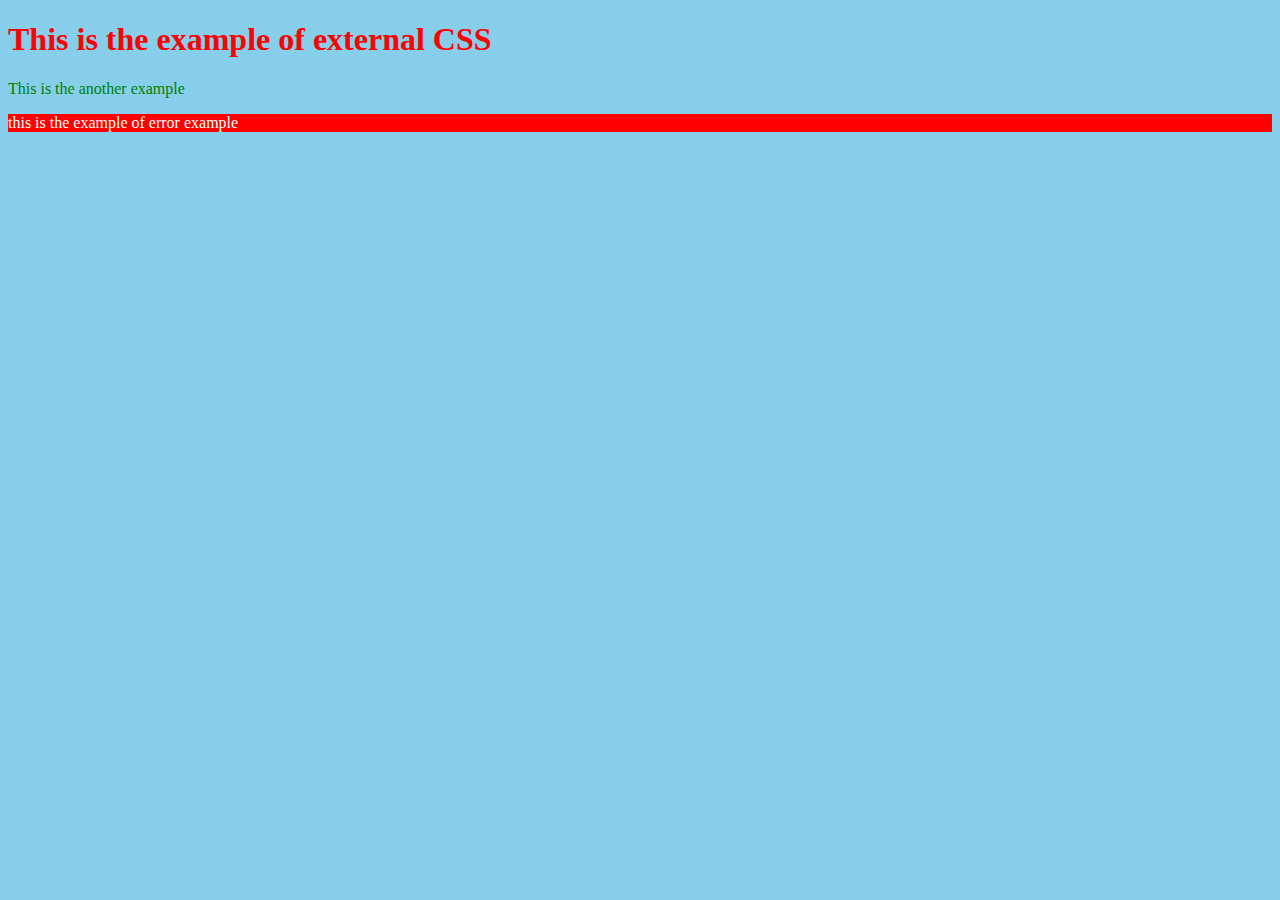
<file: Day 2/External CSS/index.html>
<!DOCTYPE html>
<html lang="en">
<head>
    <meta charset="UTF-8">
    <meta http-equiv="X-UA-Compatible" content="IE=edge">
    <meta name="viewport" content="width=device-width, initial-scale=1.0">
    <title>External CSS</title>
    <link rel="stylesheet" href="mystyle.css">
</head>
<body>
    <h1>This is the example of external CSS</h1>
    <p id="p1">This is the another example</p>

    <p class="error">this is the example of error example</p>
</body>
</html>
</file>
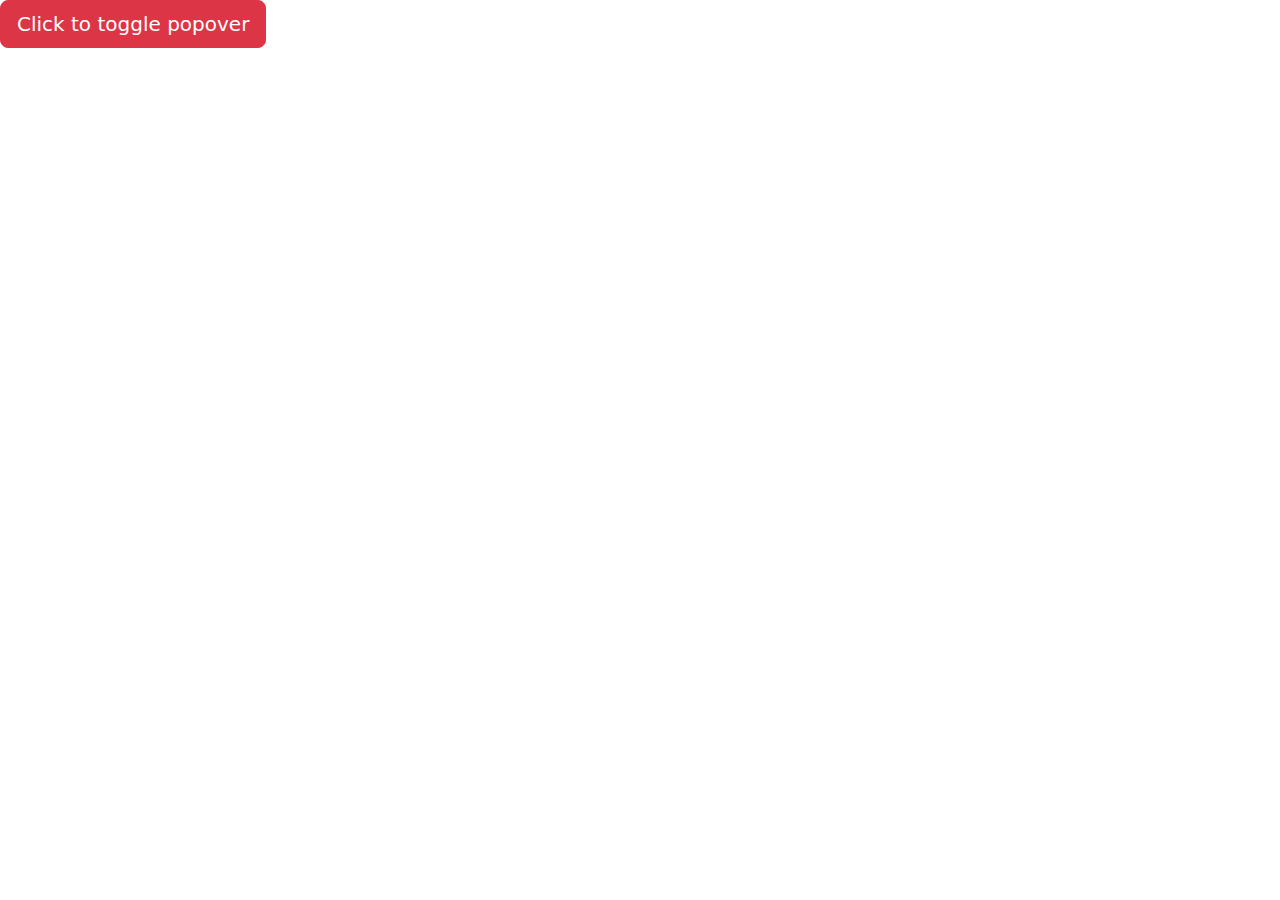
<file: Day 3/Bootstrap Practice/index.html>
<!DOCTYPE html>
<html lang="en">
<head>
    <meta charset="UTF-8">
    <meta http-equiv="X-UA-Compatible" content="IE=edge">
    <meta name="viewport" content="width=device-width, initial-scale=1.0">
    <title>Bootstrap Example</title>
    <link href="Assets/css/bootstrap.min.css" rel="stylesheet" >
    <script type="text/js" src="Assets/js/bootstrap.bundle.min.js"></script>
</head>
<body>
    <button type="button" class="btn btn-lg btn-danger" data-bs-toggle="popover" data-bs-title="Popover title" data-bs-content="And here's some amazing content. It's very engaging. Right?">Click to toggle popover</button>
</body>
</html>
</file>
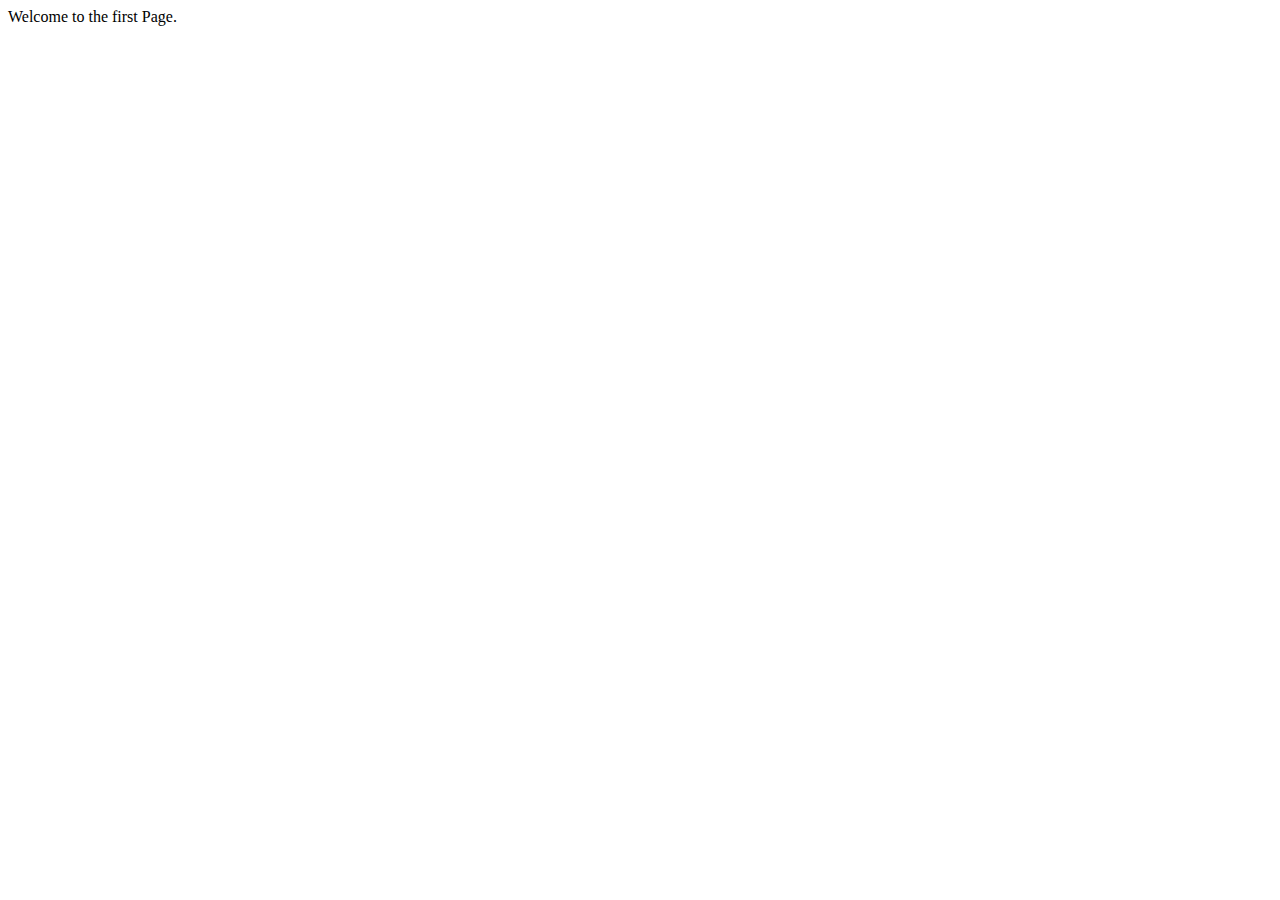
<file: Day 1/First.html>
<!DOCTYPE html>
<html lang="en">
<head>
    <meta charset="UTF-8">
    <meta http-equiv="X-UA-Compatible" content="IE=edge">
    <meta name="viewport" content="width=device-width, initial-scale=1.0">
    <title>First</title>
</head>
<body>
    Welcome to the first Page.
</body>
</html>
</file>
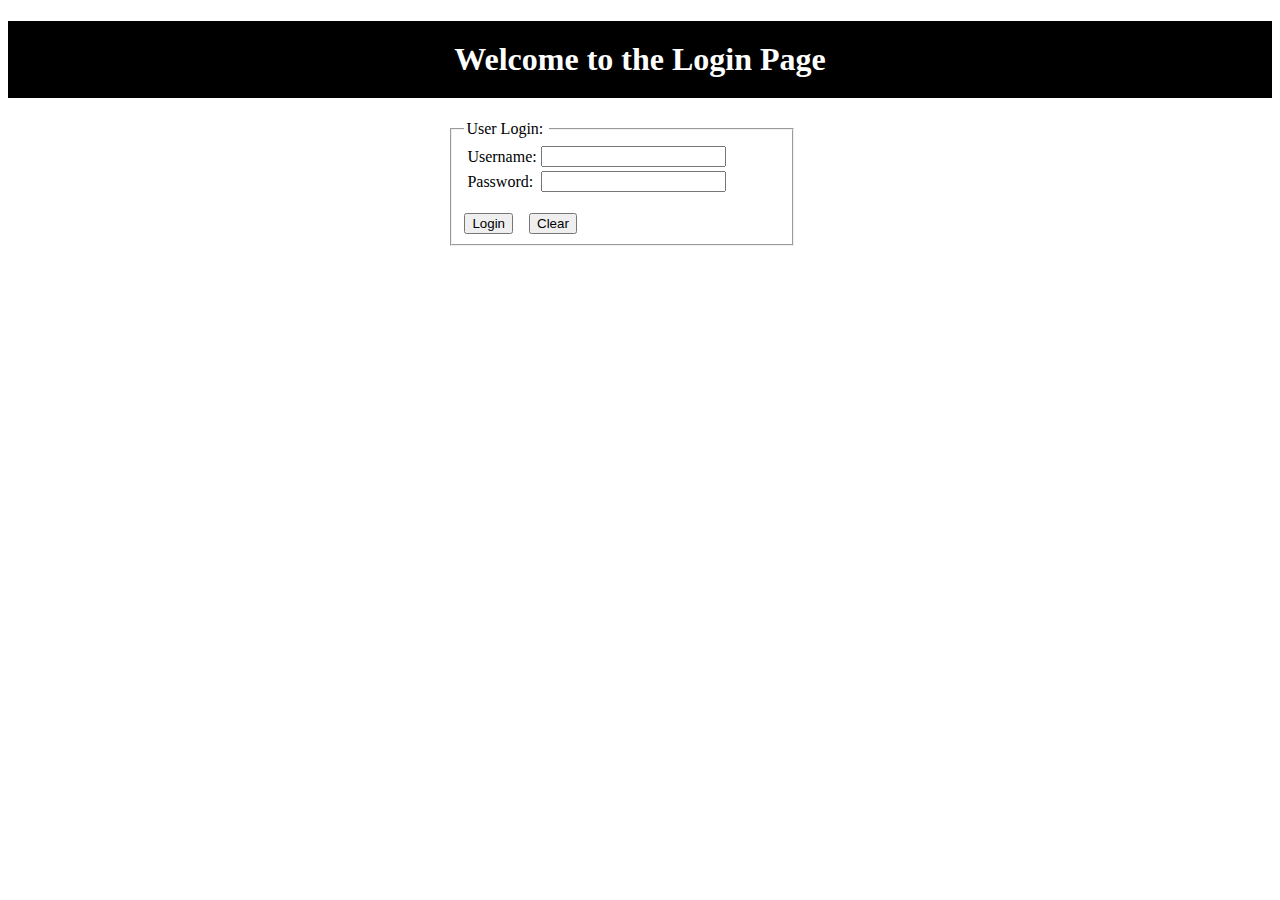
<file: Day 1/login form.html>
<!DOCTYPE html>
<html lang="en">
<head>
    <meta charset="UTF-8">
    <meta http-equiv="X-UA-Compatible" content="IE=edge">
    <meta name="viewport" content="width=device-width, initial-scale=1.0">
    <title>Login Page</title>
</head>
<body>
    <h1 style="background-color: black; color: white; text-align: center; padding: 20px;">Welcome to the Login Page</h1>
        <fieldset style="width: 25%; margin-left: 35%;">
            <legend>User Login:&nbsp;</legend>
            <form>
                <table>
                    <tr>
                        <td>Username: </td>
                        <td><input type="text" name="username"/></td>
                    </tr>
                    <tr>
                        <td>Password: </td>
                        <td><input type="password" name="pwd"/></td>
                    </tr>
                </table><br/>
                <input type="submit" value="Login"/>&nbsp;&nbsp;&nbsp;
                <input type="reset" value="Clear"/>
            </form>
        </fieldset>
</body>
</html>
</file>
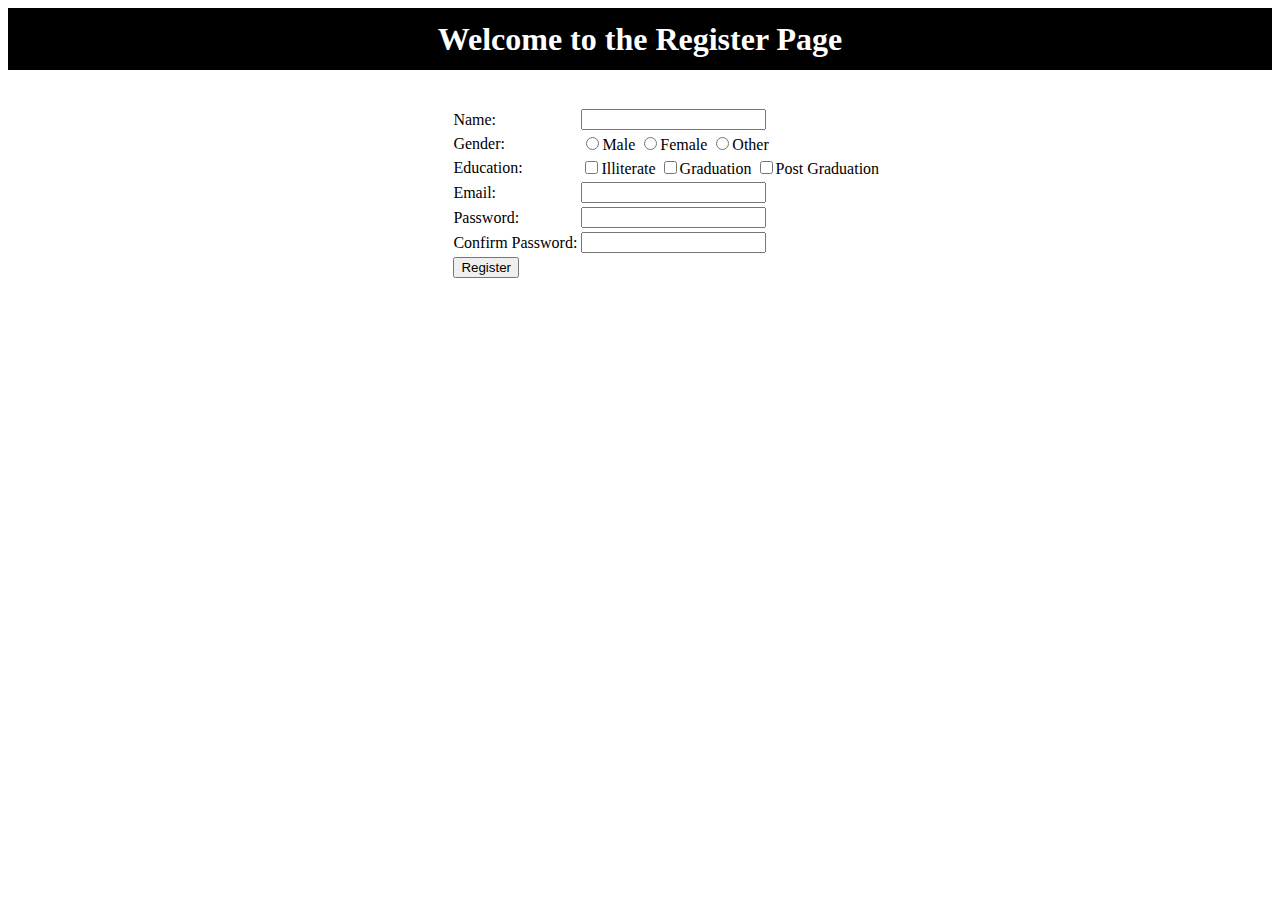
<file: Day 1/Register.html>
<!DOCTYPE html>
<html lang="en">
<head>
    <meta charset="UTF-8">
    <meta http-equiv="X-UA-Compatible" content="IE=edge">
    <meta name="viewport" content="width=device-width, initial-scale=1.0">
    <title>Register</title>
</head>
<body>
    <h1 style="background-color: black; color: white; padding: 1%; margin: 0%; text-align: center;">Welcome to the Register Page</h1>
    <br/><br/>
    <form style="margin-left: 35%;">
        <table>
            <tr>
                <td>Name: </td>
                <td><input type="text" name="name"/></td>
            </tr>
            <tr>
                <td>Gender: </td>
                <td>
                    <input type="radio" name="gender" value="Male"/>Male
                    <input type="radio" name="gender" value="Female"/>Female
                    <input type="radio" name="gender" value="Other"/>Other
                </td>
            </tr>
            <tr>
                <td>Education: </td>
                <td>
                    <input type="checkbox" name="Illiterate" value="Illiterate">Illiterate
                    <input type="checkbox" name="Graduation" value="Graduation">Graduation
                    <input type="checkbox" name="Post Graduation" value="Post Graduation">Post Graduation
                </td>
            </tr>
            <tr>
                <td>Email: </td>
                <td>
                    <input type="email" name="email"/>
                </td>
            </tr>
            <tr>
                <td>Password: </td>
                <td>
                    <input type="password" name="password"/>
                </td>
            </tr>
            <tr>
                <td>Confirm Password: </td>
                <td>
                    <input type="password" name="Confirm_password"/>
                </td>
            </tr>
            <tr>
                <td colspan="2">
                    <input type="submit" value="Register"/>
                </td>
            </tr>
        </table>
    </form>
</body>
</html>
</file>
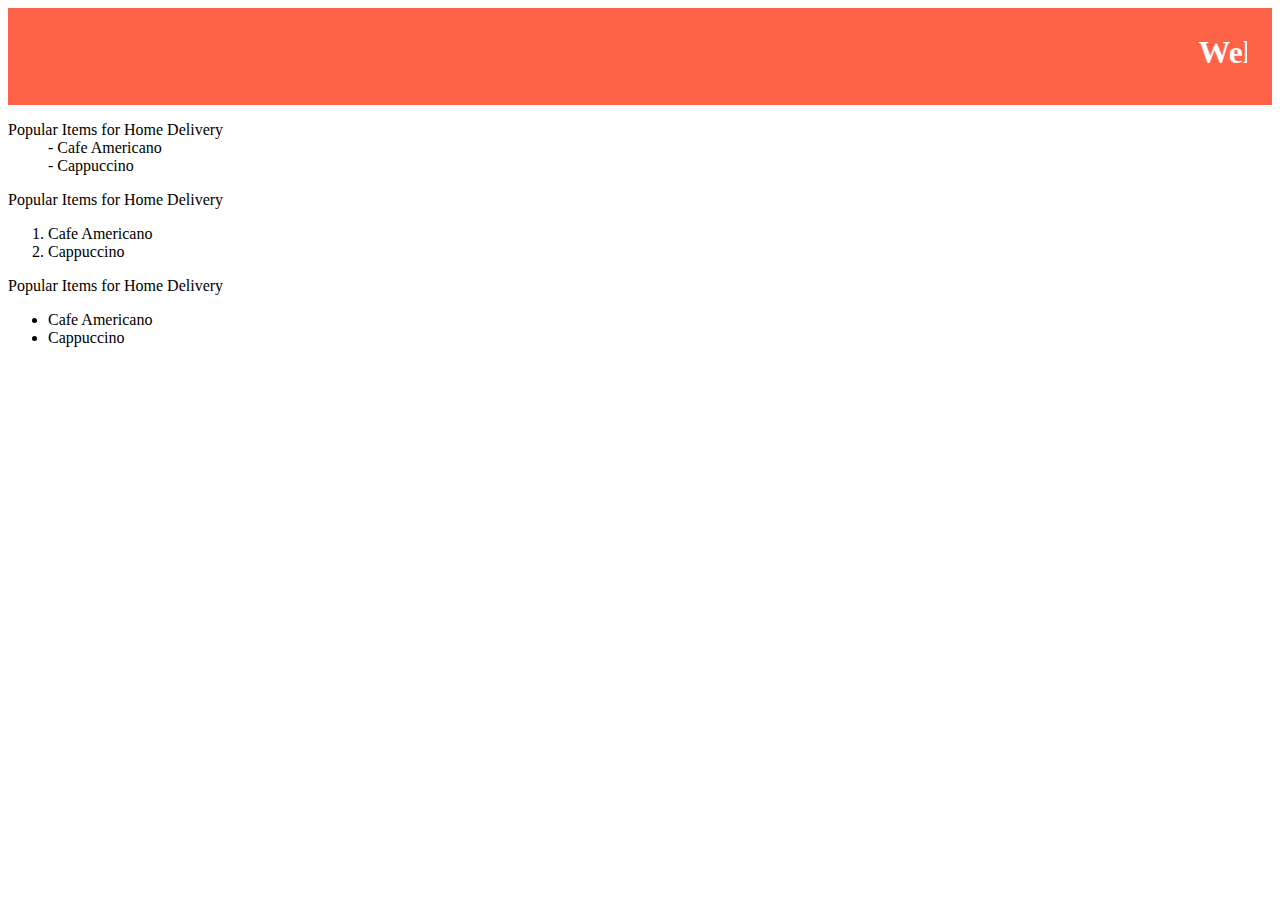
<file: Day 1/Second.html>
<!DOCTYPE html>
<html lang="en">
<head>
    <meta charset="UTF-8">
    <meta http-equiv="X-UA-Compatible" content="IE=edge">
    <meta name="viewport" content="width=device-width, initial-scale=1.0">
    <title>Second</title>
</head>
<body>
    <h1 style="text-align: center; background-color: tomato; color: white; margin: 0%; padding: 2%;">
        <marquee>Welcome to the My Coffee Shop🍵</marquee>
    </h1>
    <dl>
        <dt>Popular Items for Home Delivery</dt>
        <dd>- Cafe Americano</dd>
        <dd>- Cappuccino</dd>
    </dl>

    Popular Items for Home Delivery
    <ol>
        <li>Cafe Americano</li>
        <li>Cappuccino</li>
    </ol>

    Popular Items for Home Delivery
    <ul>
        <li>Cafe Americano</li>
        <li>Cappuccino</li>
    </ul>
</body>
</html>
</file>
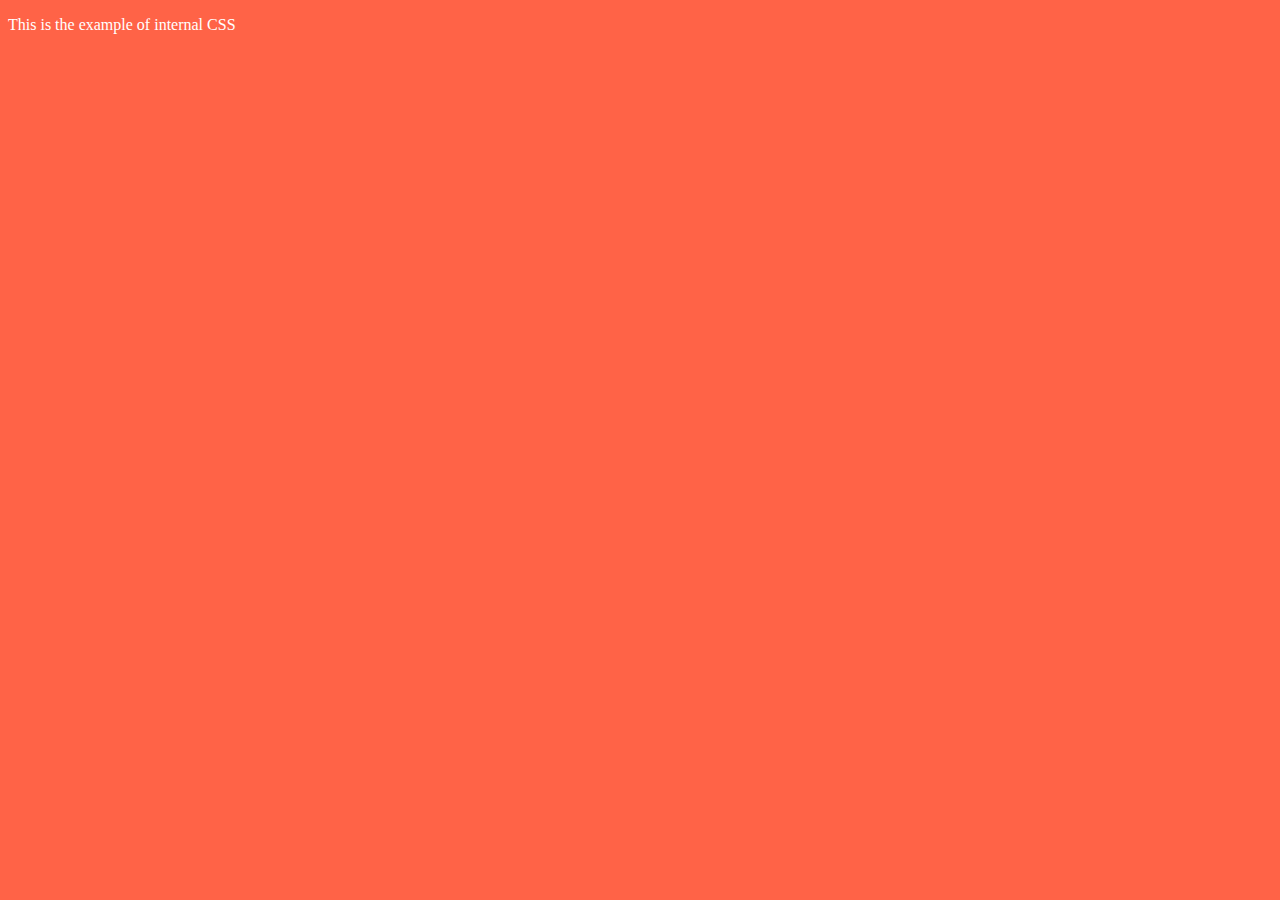
<file: Day 2/Internal Style.html>
<!DOCTYPE html>
<html lang="en">
<head>
    <meta charset="UTF-8">
    <meta http-equiv="X-UA-Compatible" content="IE=edge">
    <meta name="viewport" content="width=device-width, initial-scale=1.0">
    <title>Internal Css</title>
    <style>
        body{
            background-color: tomato;
        }

        p{
            color: white;
        }
    </style>
</head>
<body>
    <p>This is the example of internal CSS</p>
</body>
</html>
</file>
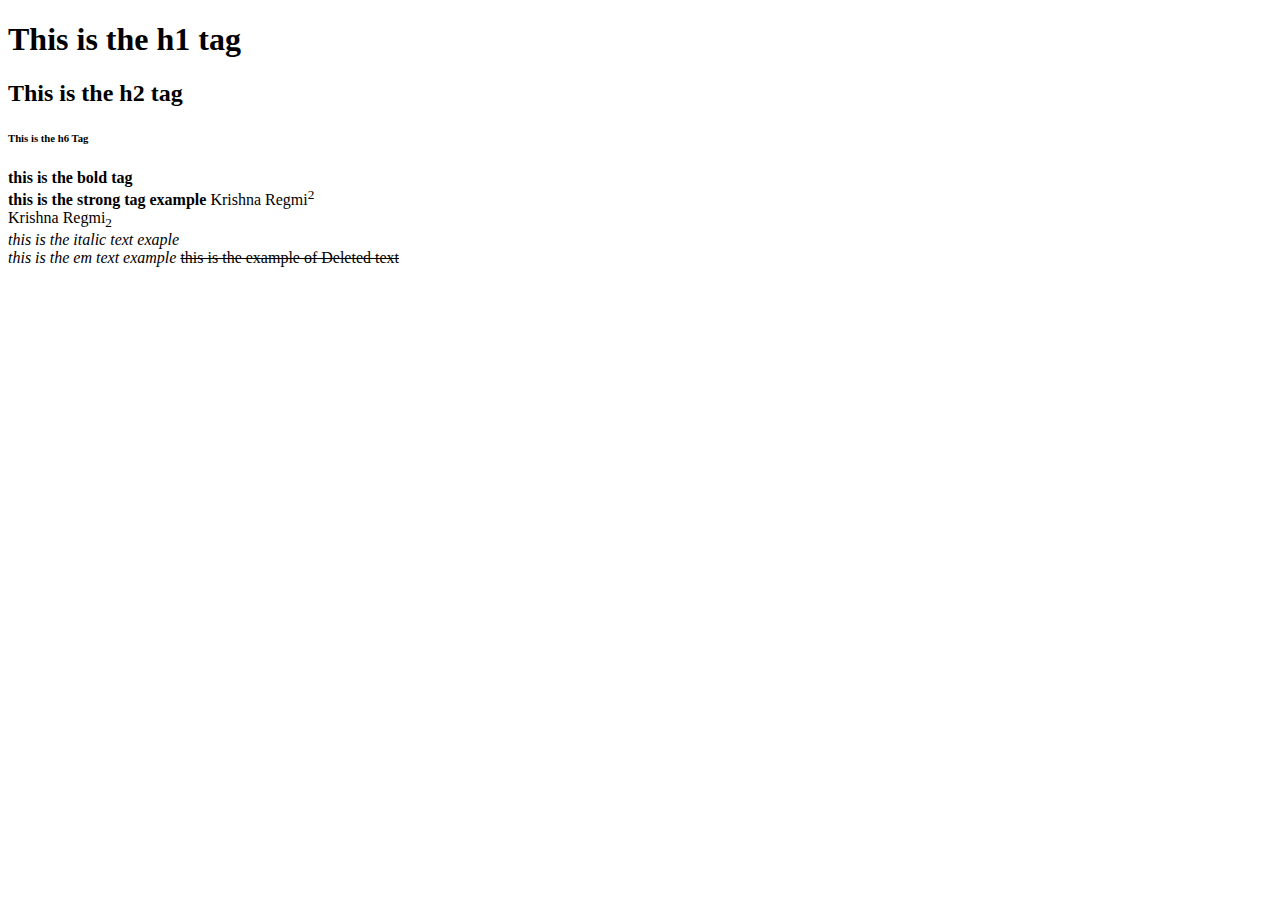
<file: Day 2/meta tag.html>
<!DOCTYPE html>
<html lang="en">
<head>
    <meta charset="UTF-8">
    <meta http-equiv="X-UA-Compatible" content="IE=edge">
    <meta name="viewport" content="width=device-width, initial-scale=1.0">
    <meta name="keyword" content="python classes, best python classes, python course">
    <meta name="description" content="Welcome to the online python course, this is the best online Institute in  Delhi ">
    <title>My Meta Tag</title>
</head>
<body>
    <h1>This is the h1 tag</h1>
    <h2>This is the h2 tag</h2>
    <h6>This is the h6 Tag</h6>
    <b>this is the bold tag</b><br/>
    <strong>this is the strong tag example</strong>
    Krishna Regmi<sup>2</sup><br/>
    Krishna Regmi<sub>2</sub>
    <br/>
    <i>this is the italic text exaple</i><br>
    <em>this is the em text example</em>
    <del>this is the example of Deleted text</del>
</body>
</html>
</file>
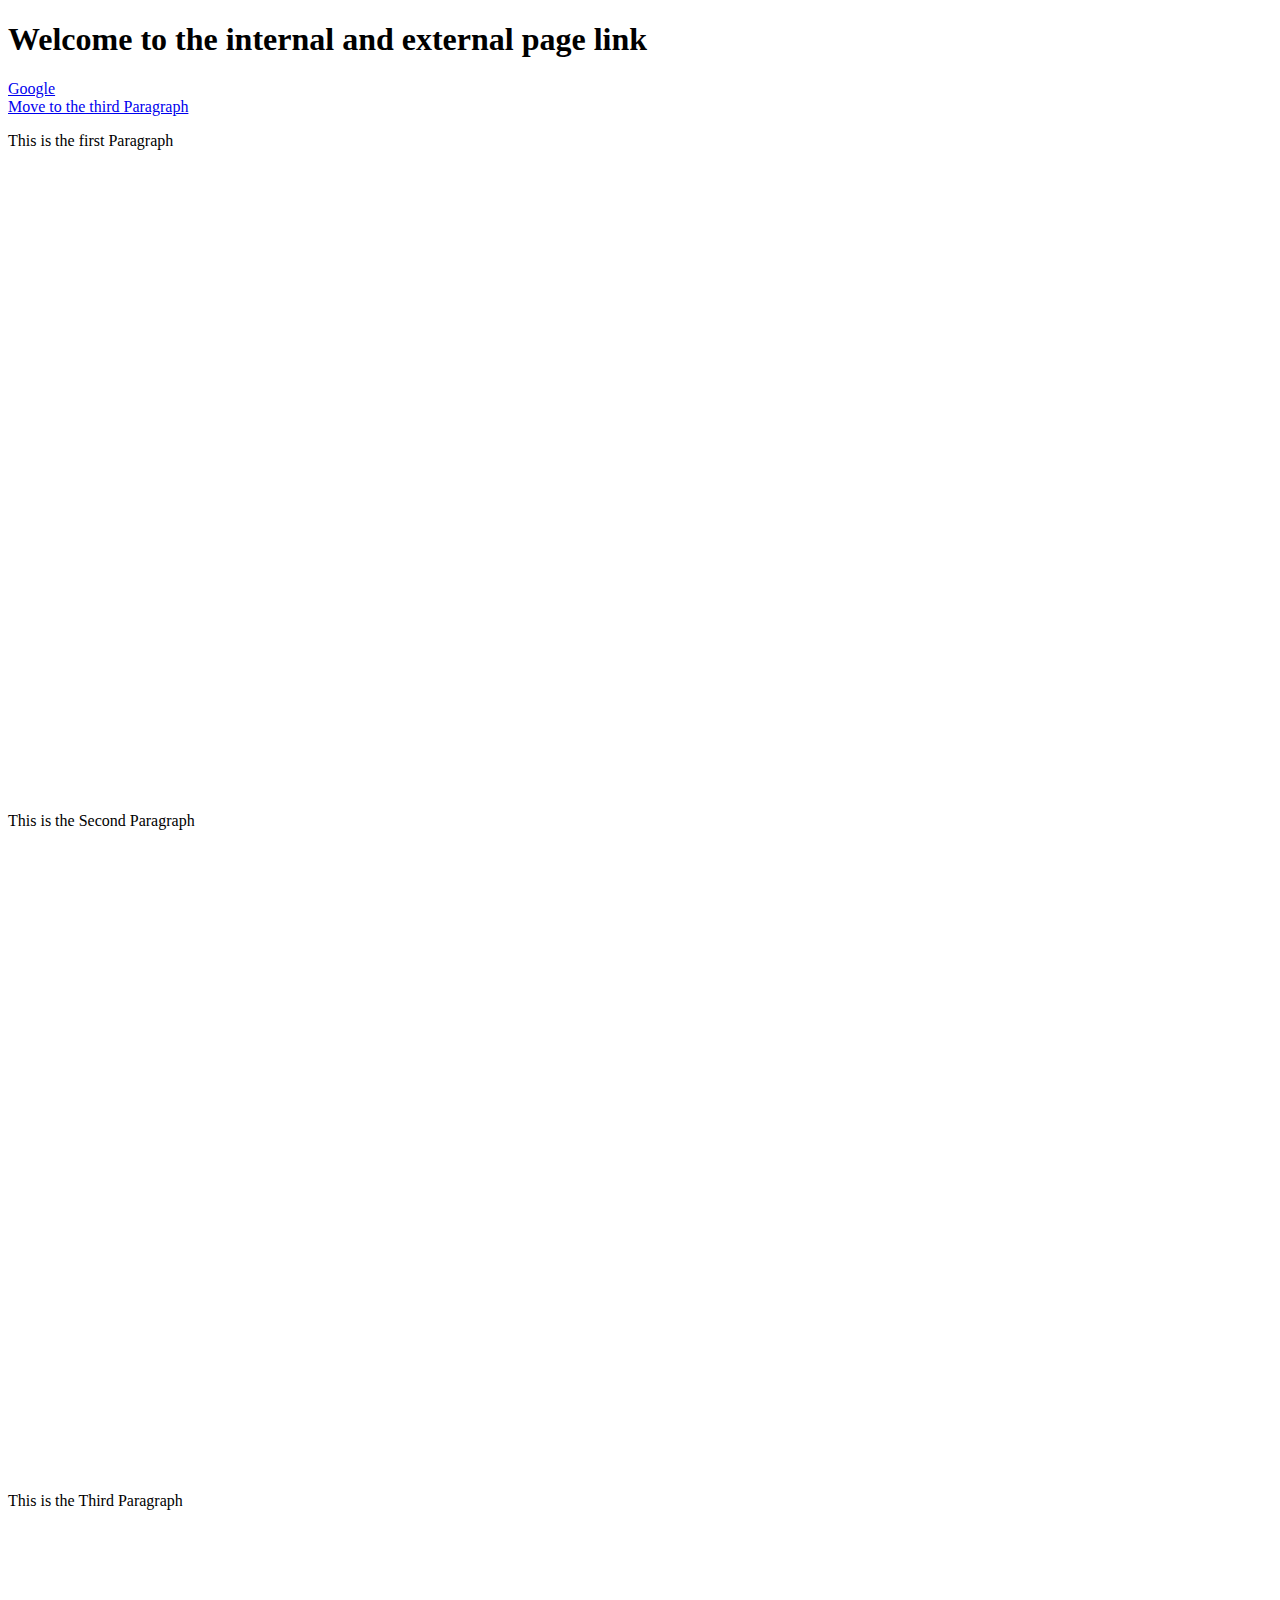
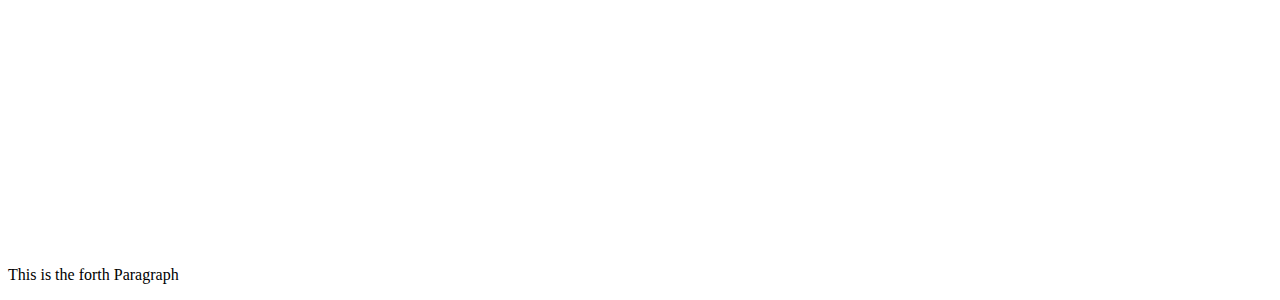
<file: Day 3/Page link.html>
<!DOCTYPE html>
<html lang="en">
<head>
    <meta charset="UTF-8">
    <meta http-equiv="X-UA-Compatible" content="IE=edge">
    <meta name="viewport" content="width=device-width, initial-scale=1.0">
    <title>Linking</title>
</head>
<body>
    <h1>Welcome to the internal and external page link</h1>
    <a href="https://www.google.com/">Google</a><br/>
    <a href="#forth">Move to the third Paragraph</a>

    <p id="first">This is the first Paragraph</p><br><br><br><br><br><br><br><br><br><br><br><br><br><br><br><br><br><br><br><br><br><br><br><br><br><br><br><br><br><br><br><br><br><br><br>
    <p id="second">This is the Second Paragraph</p><br><br><br><br><br><br><br><br><br><br><br><br><br><br><br><br><br><br><br><br><br><br><br><br><br><br><br><br><br><br><br><br><br><br><br>
    <p id="third">This is the Third Paragraph</p><br><br><br><br><br><br><br><br><br><br><br><br><br><br><br><br><br><br>
    <p id="forth">This is the forth Paragraph</p>
</body>
</html>
</file>
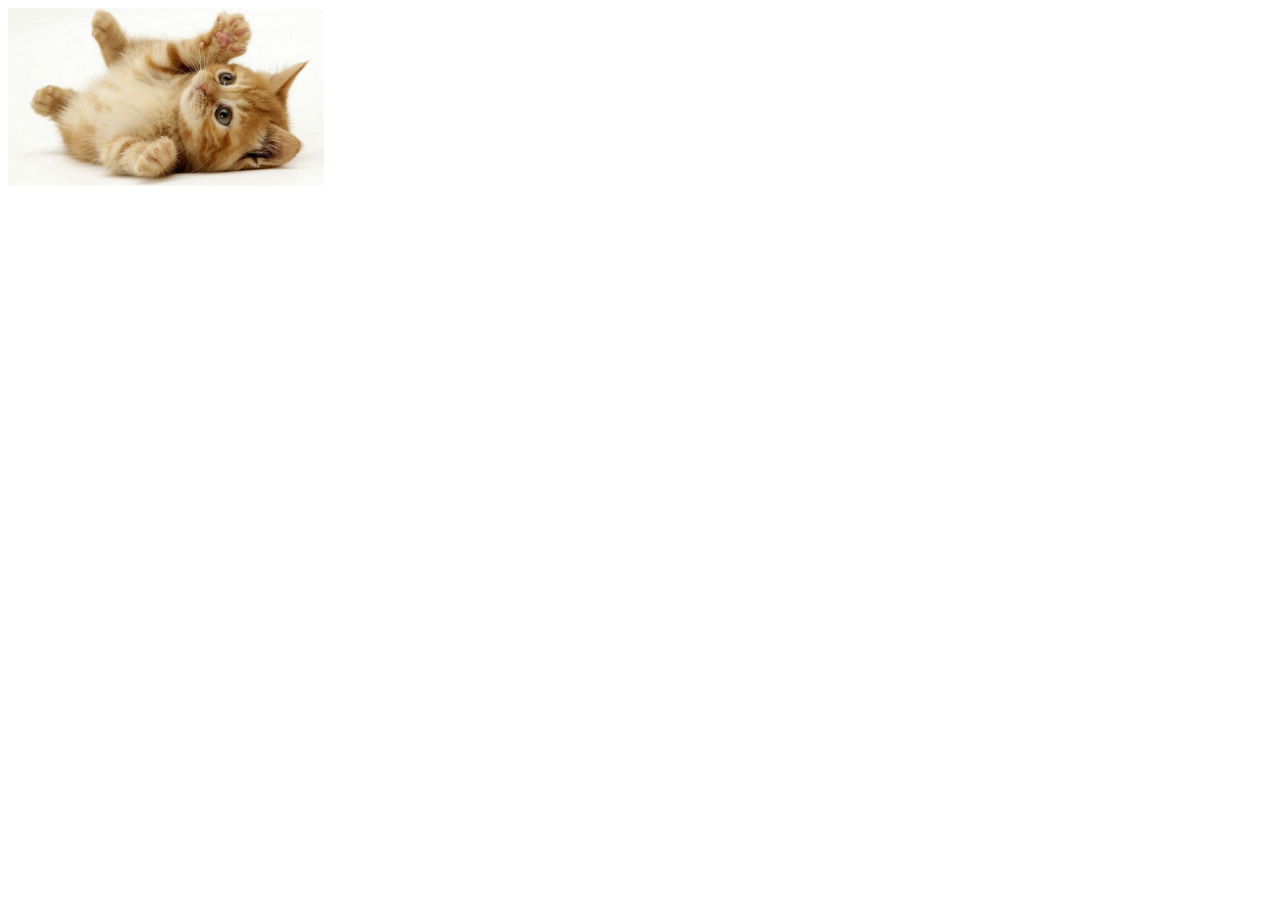
<file: Day 3/Show image.html>
<!DOCTYPE html>
<html lang="en">
<head>
    <meta charset="UTF-8">
    <meta http-equiv="X-UA-Compatible" content="IE=edge">
    <meta name="viewport" content="width=device-width, initial-scale=1.0">
    <title>Image Example</title>
</head>
<body>
    <img src="fleas-kitten.jpg" width="25%" height="20%" alt="Image not found"/>
</body>
</html>
</file>
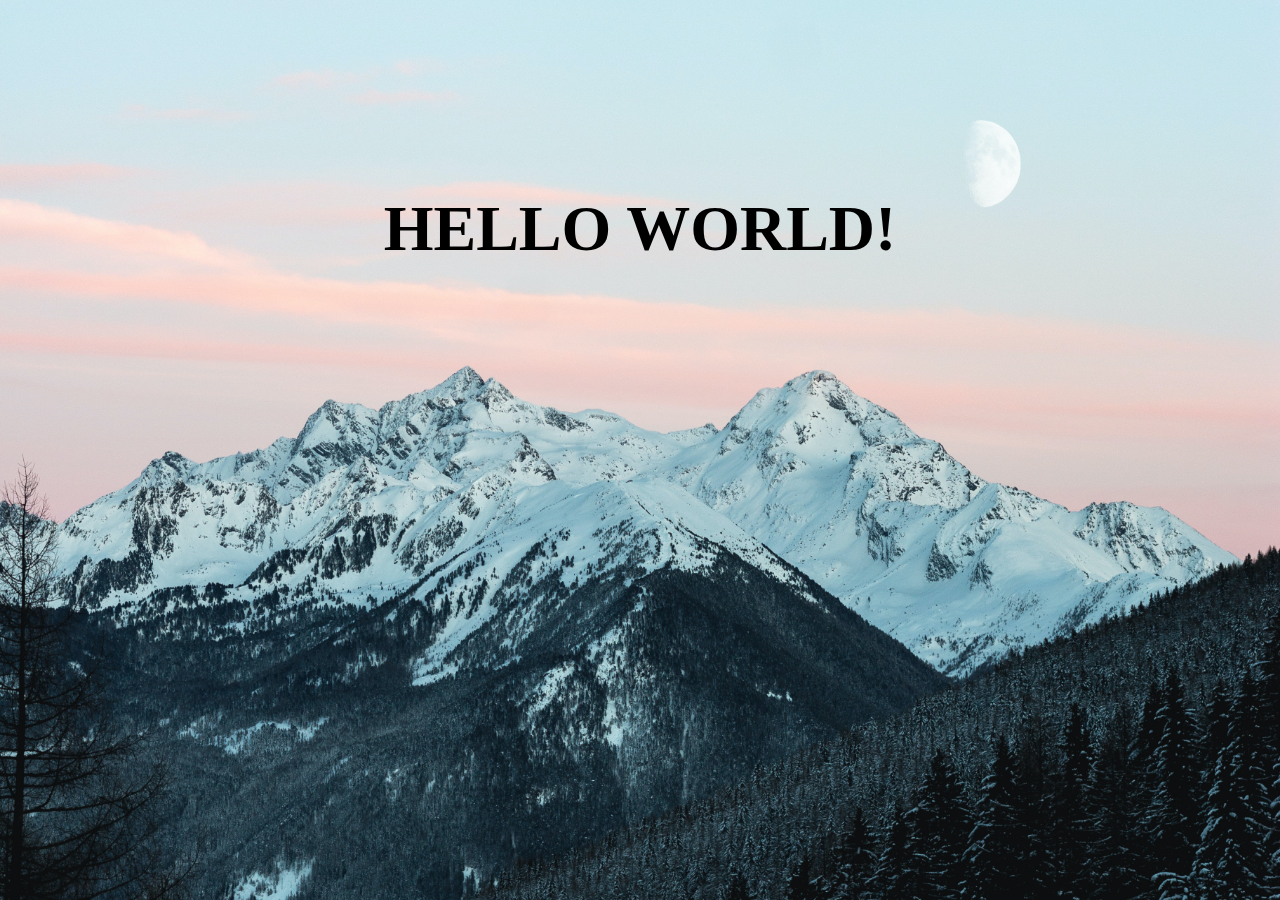
<file: Day 4/Background Image.html>
<!DOCTYPE html>
<html lang="en">
<head>
    <meta charset="UTF-8">
    <meta http-equiv="X-UA-Compatible" content="IE=edge">
    <meta name="viewport" content="width=device-width, initial-scale=1.0">
    <title>Background Image</title>
    <style>
        body{
            background-image: url("Mountain.jpg");
            background-size: 100% 100%;
            background-repeat: no-repeat;
            background-attachment: fixed;
        }
        h1{
            color: black;
            font-size: 4em;
            text-align: center;
            margin-top: 3em;
        }
    </style>
</head>
<body>
    <h1>HELLO WORLD!</h1>
</body>
</html>
</file>
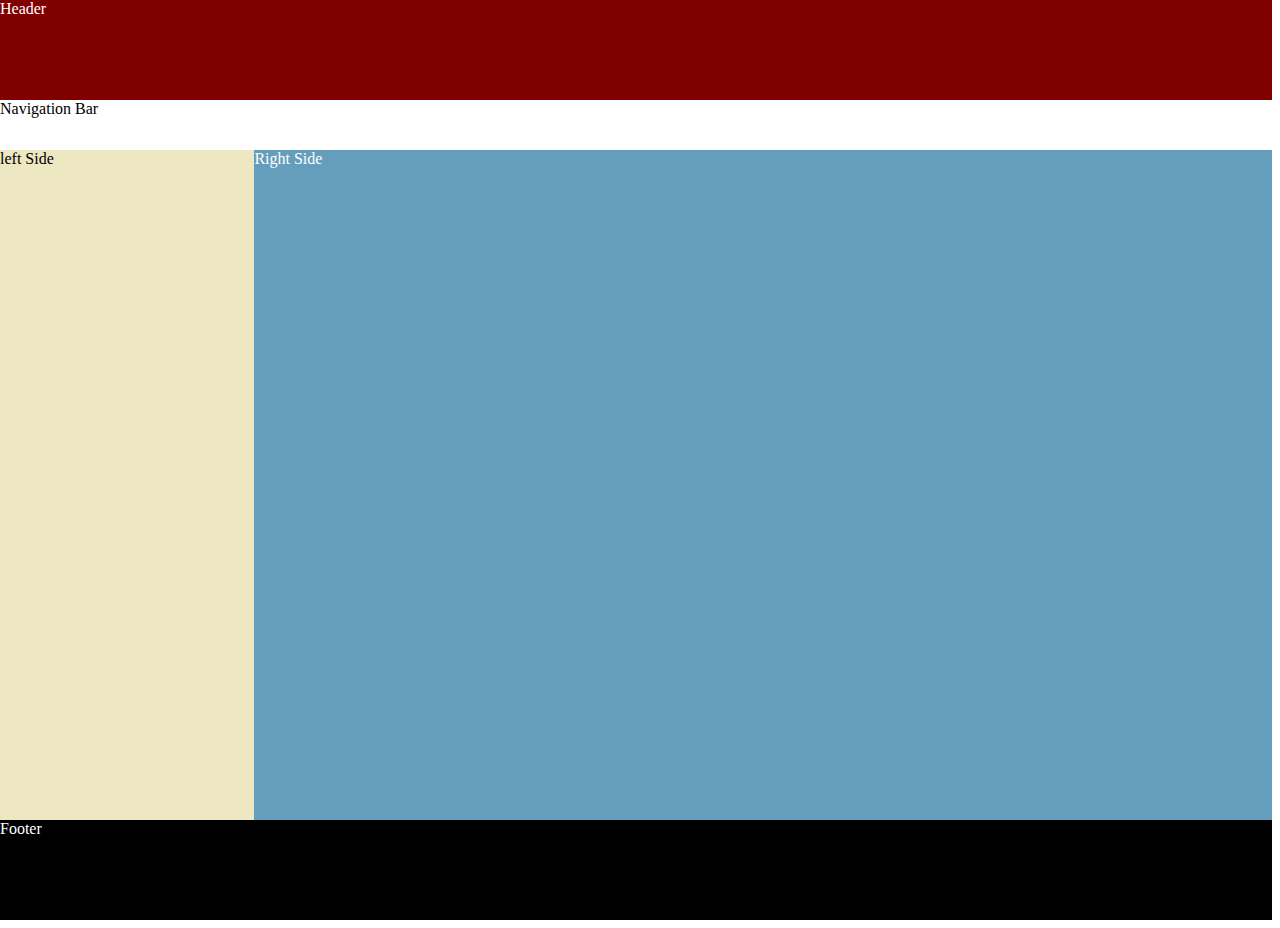
<file: Day 4/Page Structure.html>
<!DOCTYPE html>
<html lang="en">
<head>
    <meta charset="UTF-8">
    <meta http-equiv="X-UA-Compatible" content="IE=edge">
    <meta name="viewport" content="width=device-width, initial-scale=1.0">
    <title>Page Design</title>
    <style>
        *{
            margin-top: 0px;
            margin-left: 0%;
        }
        #head{
            width: 100%;
            height: 100px;
            background-color: maroon;
            color: white;
        }
        #navbar{
            width: 100%;
            height: 50px;
            background-color: white;
            color: black;
        }
        #left{
            float: left;
            width: 20%;
            height: 670px;
            background-color: rgb(237, 232, 194);
            color: black;
        }
        #right{
            float: right;
            width: 80%;
            height: 670px;
            background-color: #659DBD;
            color: white;
        }
        #footer{
            clear: both;
            width: 100%;
            height: 100px;
            background-color: black;
            color: white;
        }
    </style>
</head>
<body>
    <div id="main">
        <div id="head">Header</div>
        <div id="navbar">Navigation Bar</div>
        <div id="content">
            <div id="left">left Side</div>
            <div id="right">Right Side</div>
        </div>
        <div id="footer">Footer</div>
    </div>
</body>
</html>
</file>
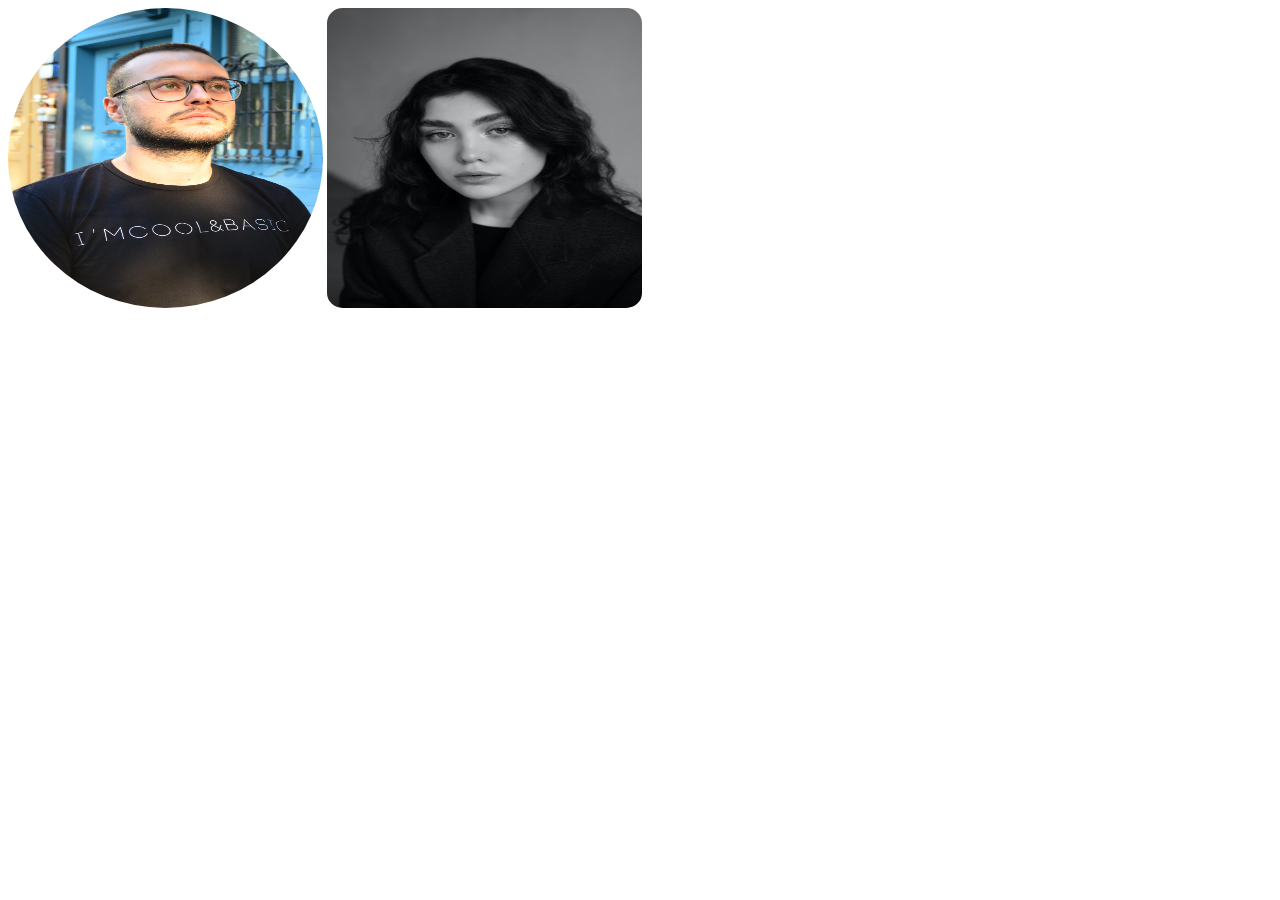
<file: Day 5/Avatar.html>
<!DOCTYPE html>
<html lang="en">
<head>
    <meta charset="UTF-8">
    <meta http-equiv="X-UA-Compatible" content="IE=edge">
    <meta name="viewport" content="width=device-width, initial-scale=1.0">
    <title>Avatar</title>
    <style>
        #img1 {
            width: 315px;
            height: 300px;
            border-radius: 50%;
        }
        #img2 {
            width: 315px;
            height: 300px;
            border-radius: 5%;
        }
    </style>
</head>
<body>
    <img id="img1" src="Male Avatar.jpg" alt="Image not found">
    <img id="img2" src="Female Avatar.jpg" alt="Image not found">
</body>
</html>
</file>
<file: Day 2/External CSS/mystyle.css>
body{
    background: skyblue;
}

h1{
    color: red;
}

#p1{
    color: green;
}

.error{
    background-color: red;
    color: white;
}
</file>
